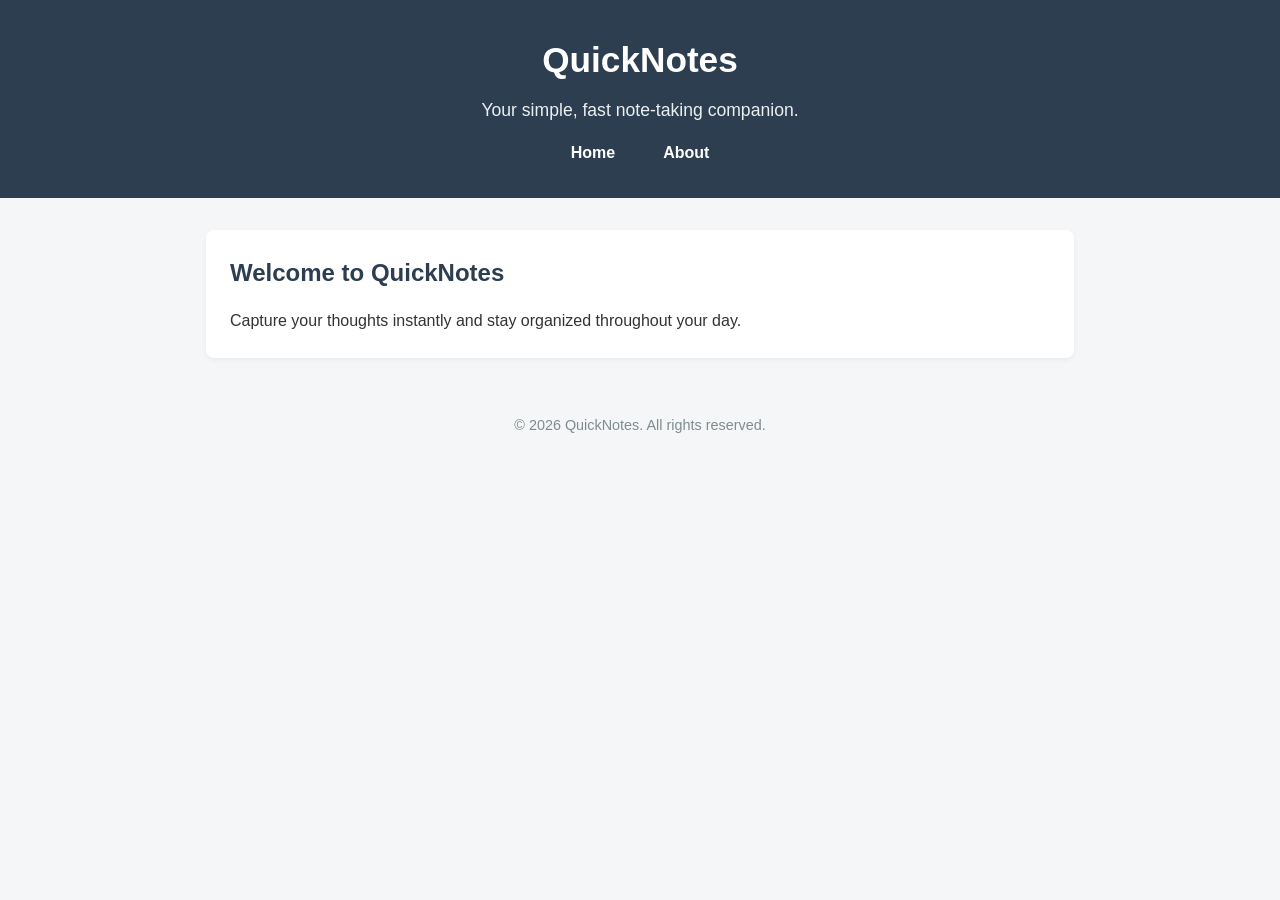
<file: day2/index.html>
<!DOCTYPE html>
<html lang="en">
<head>
  <meta charset="UTF-8">
  <meta name="viewport" content="width=device-width, initial-scale=1.0">
  <title>QuickNotes - Home</title>
  <link rel="stylesheet" href="style.css">
</head>
<body>

  <header>
    <h1>QuickNotes</h1>
    <p>Your simple, fast note-taking companion.</p>
    <nav>
      <ul>
        <li><a href="index.html">Home</a></li>
        <li><a href="about.html">About</a></li>
      </ul>
    </nav>
  </header>

  <main>
    <section>
      <h2>Welcome to QuickNotes</h2>
      <p>Capture your thoughts instantly and stay organized throughout your day.</p>
    </section>
  </main>

  <footer>
    <p>&copy; 2026 QuickNotes. All rights reserved.</p>
  </footer>

</body>
</html>
</file>
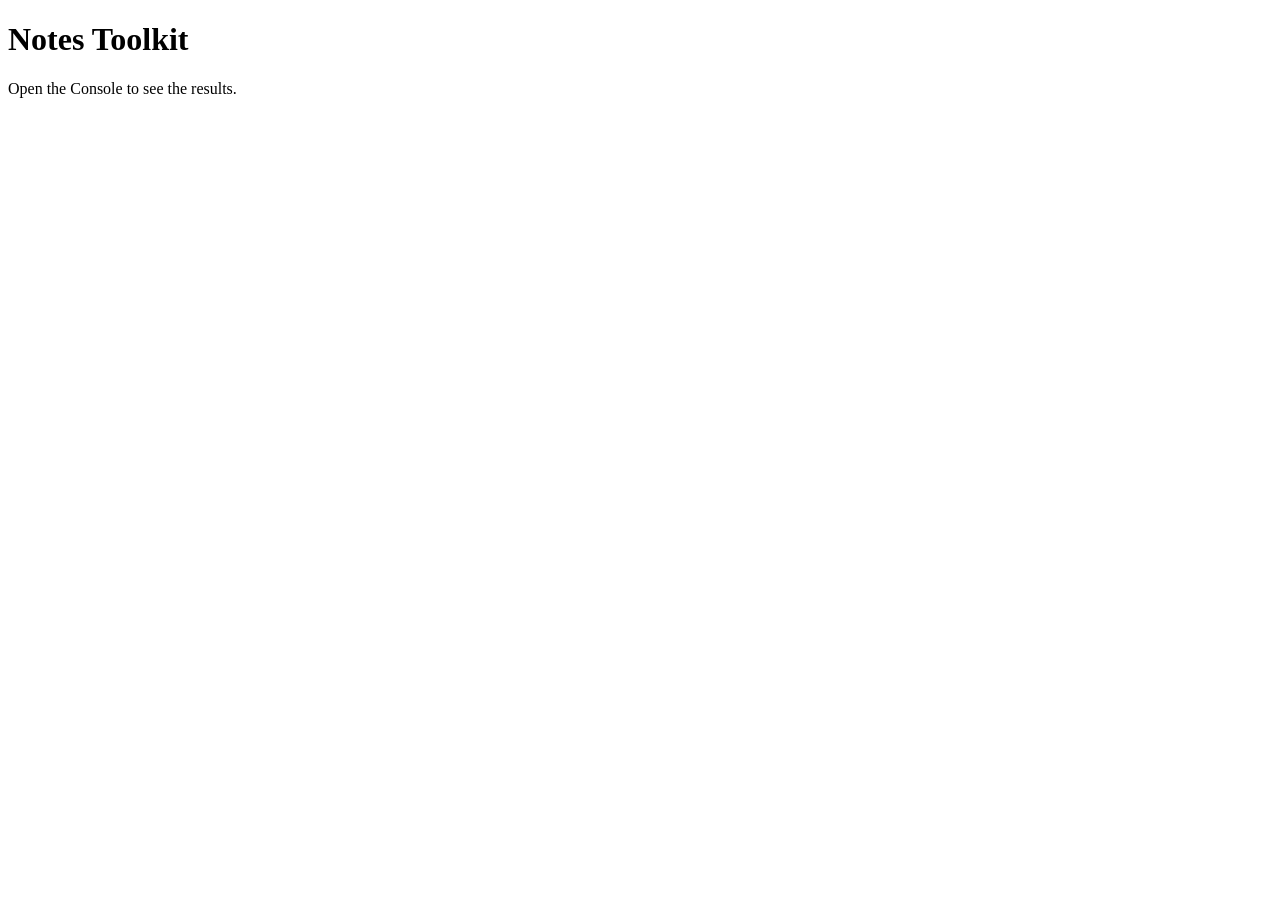
<file: day3/index.html>
<!DOCTYPE html>
<html lang="en">
<head>
  <meta charset="UTF-8">
  <meta name="viewport" content="width=device-width, initial-scale=1.0">
  <title>Notes Toolkit</title>
  <script src="script.js" defer></script>
</head>
<body>
  <h1>Notes Toolkit</h1>
  <p>Open the Console to see the results.</p>
</body>
</html>
</file>
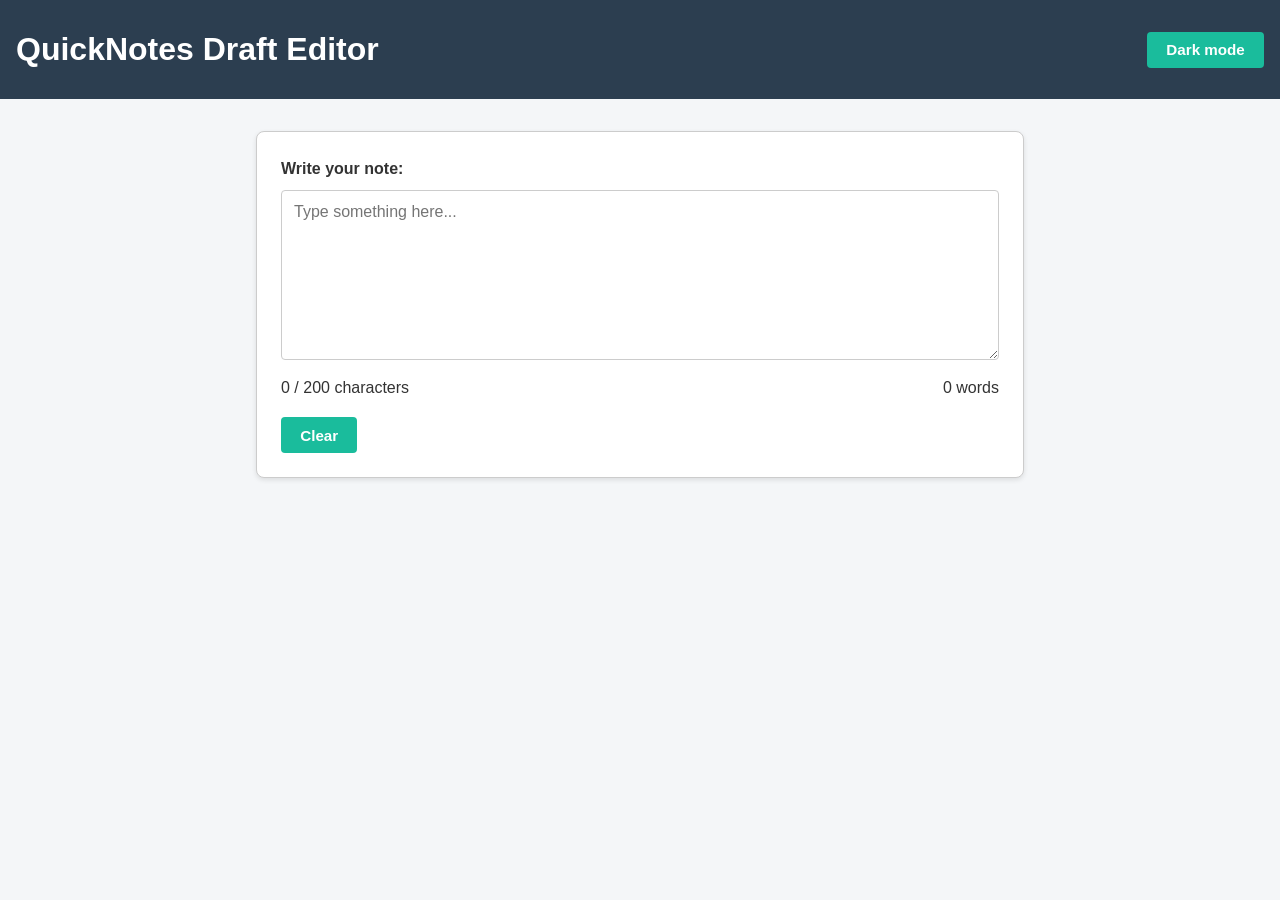
<file: day4/index.html>
<!DOCTYPE html>
<html lang="en">
<head>
  <meta charset="UTF-8">
  <meta name="viewport" content="width=device-width, initial-scale=1.0">
  <title>QuickNotes Draft Editor</title>
  <link rel="stylesheet" href="style.css">
  <script src="script.js" defer></script>
</head>
<body>

  <header>
    <h1>QuickNotes Draft Editor</h1>
    <button id="theme-toggle" type="button">Dark mode</button>
  </header>

  <main>
    <section>
      <p>
        <label for="note-text">Write your note:</label>
      </p>
      <textarea id="note-text" rows="8" placeholder="Type something here..."></textarea>
      
      <div class="meta-info">
        <p id="char-count">0 / 200 characters</p>
        <p id="word-count">0 words</p>
      </div>

      <div class="actions">
        <button id="clear-btn" type="button">Clear</button>
      </div>
    </section>
  </main>

</body>
</html>
</file>
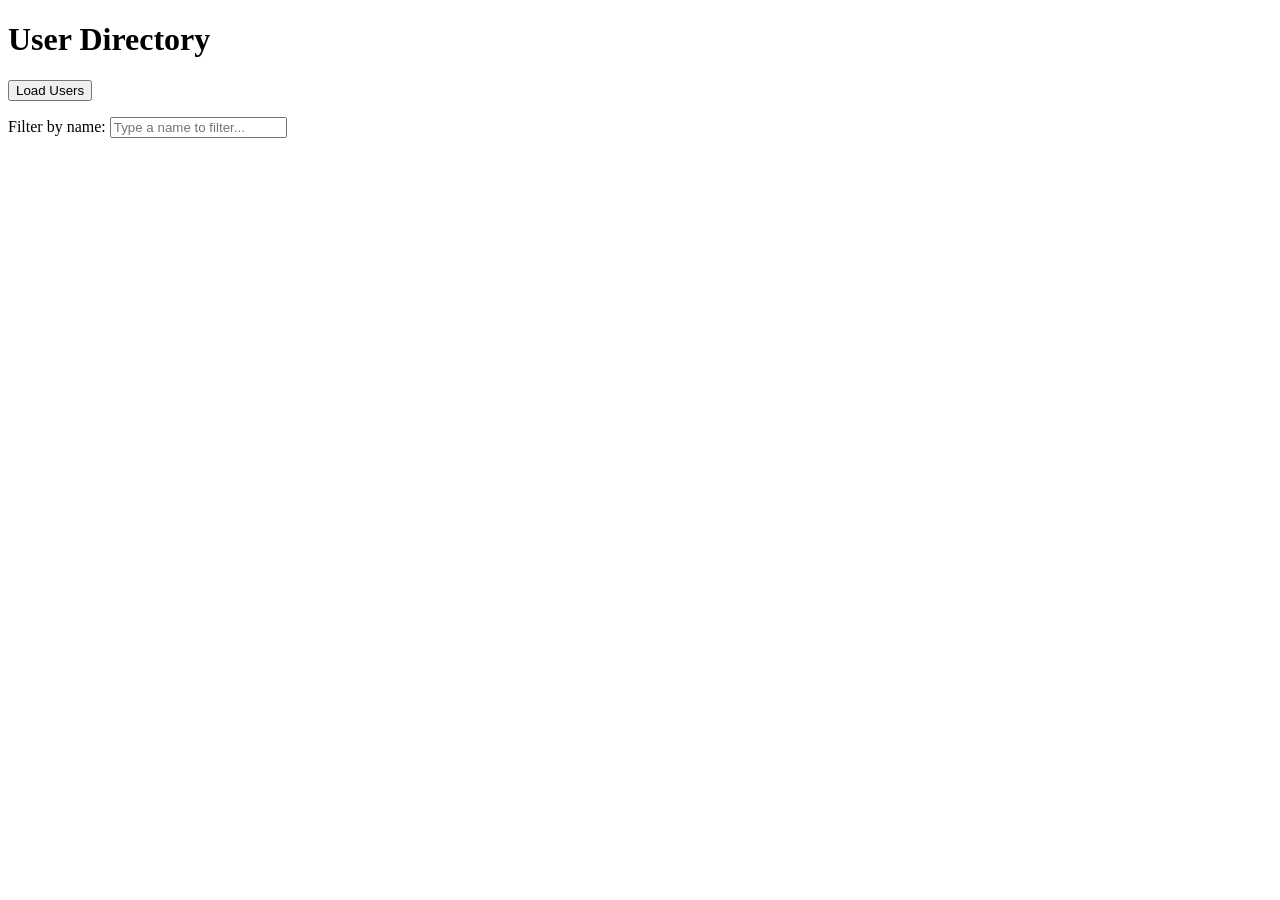
<file: day5/index.html>
<!DOCTYPE html>
<html lang="en">
<head>
  <meta charset="UTF-8">
  <meta name="viewport" content="width=device-width, initial-scale=1.0">
  <title>User Directory & API Assignment</title>
  <script src="users.js" defer></script>
</head>
<body>

  <header>
    <h1>User Directory</h1>
  </header>

  <main>
    <section>
      <button id="load-users" type="button">Load Users</button>
      <p>
        <label for="filter-input">Filter by name:</label>
        <input type="text" id="filter-input" placeholder="Type a name to filter...">
      </p>
      <p id="status"></p>
      <ul id="users-list"></ul>
    </section>
  </main>

</body>
</html>
</file>
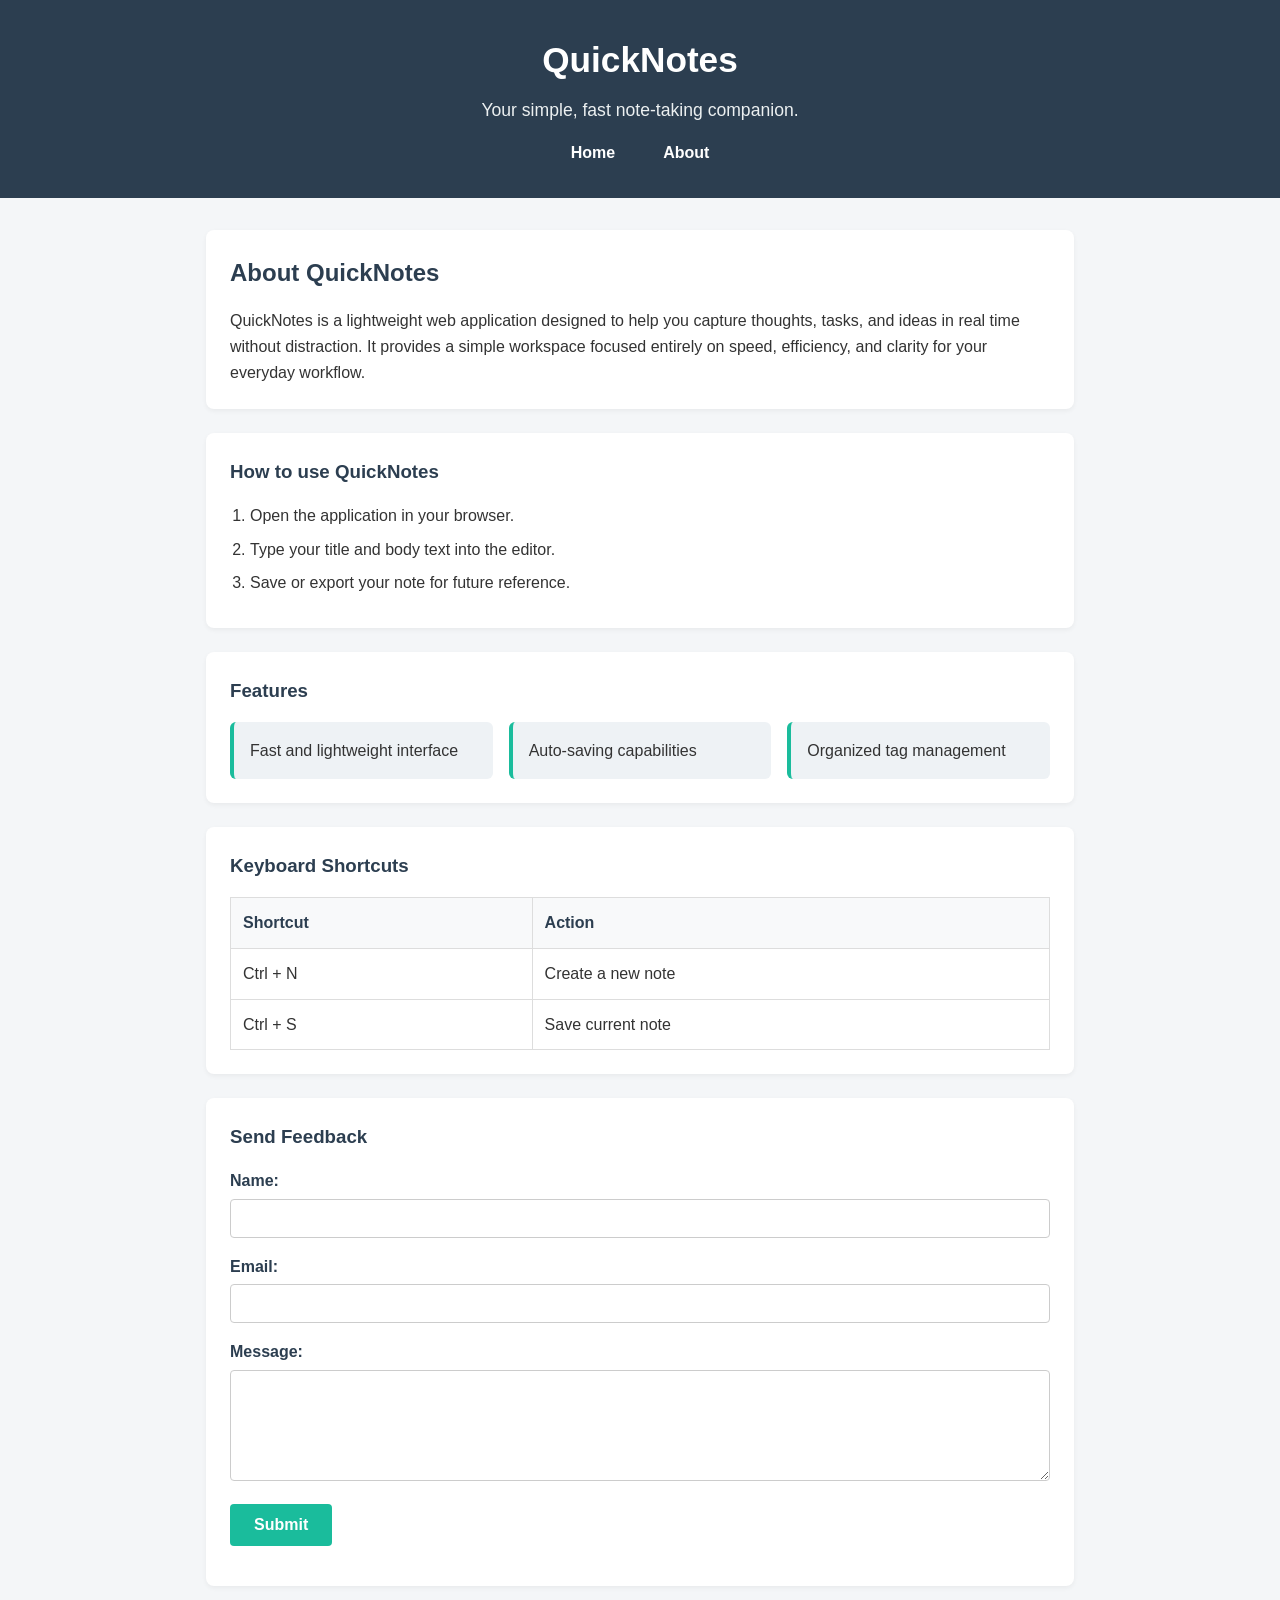
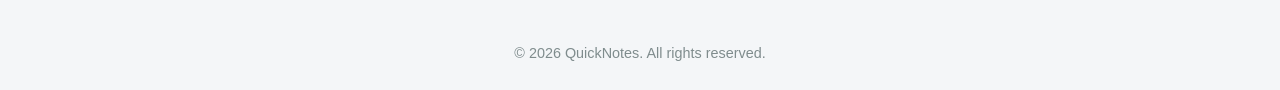
<file: day2/about.html>
<!DOCTYPE html>
<html lang="en">
<head>
  <meta charset="UTF-8">
  <meta name="viewport" content="width=device-width, initial-scale=1.0">
  <title>About - QuickNotes</title>
  <link rel="stylesheet" href="style.css">
</head>
<body>

  <header>
    <h1>QuickNotes</h1>
    <p>Your simple, fast note-taking companion.</p>
    <nav>
      <ul>
        <li><a href="index.html">Home</a></li>
        <li><a href="about.html">About</a></li>
      </ul>
    </nav>
  </header>

  <main>
    <section>
      <h2>About QuickNotes</h2>
      <p>QuickNotes is a lightweight web application designed to help you capture thoughts, tasks, and ideas in real time without distraction. It provides a simple workspace focused entirely on speed, efficiency, and clarity for your everyday workflow.</p>
    </section>

    <section>
      <h3>How to use QuickNotes</h3>
      <ol>
        <li>Open the application in your browser.</li>
        <li>Type your title and body text into the editor.</li>
        <li>Save or export your note for future reference.</li>
      </ol>
    </section>

    <section>
      <h3>Features</h3>
      <ul class="features">
        <li>Fast and lightweight interface</li>
        <li>Auto-saving capabilities</li>
        <li>Organized tag management</li>
      </ul>
    </section>

    <section>
      <h3>Keyboard Shortcuts</h3>
      <table>
        <thead>
          <tr>
            <th scope="col">Shortcut</th>
            <th scope="col">Action</th>
          </tr>
        </thead>
        <tbody>
          <tr>
            <td>Ctrl + N</td>
            <td>Create a new note</td>
          </tr>
          <tr>
            <td>Ctrl + S</td>
            <td>Save current note</td>
          </tr>
        </tbody>
      </table>
    </section>

    <section>
      <h3>Send Feedback</h3>
      <form action="#" method="post">
        <p>
          <label for="user-name">Name:</label>
          <input type="text" id="user-name" name="userName" required>
        </p>
        <p>
          <label for="user-email">Email:</label>
          <input type="email" id="user-email" name="userEmail" required>
        </p>
        <p>
          <label for="user-message">Message:</label>
          <textarea id="user-message" name="userMessage" rows="5" required></textarea>
        </p>
        <p>
          <button type="submit">Submit</button>
        </p>
      </form>
    </section>
  </main>

  <footer>
    <p>&copy; 2026 QuickNotes. All rights reserved.</p>
  </footer>

</body>
</html>
</file>
<file: day2/style.css>
/* 1. Box-Sizing Reset & Base Styles */
*,
*::before,
*::after {
  box-sizing: border-box;
  margin: 0;
  padding: 0;
}

body {
  font-family: Arial, sans-serif;
  line-height: 1.6;
  background-color: #f4f6f8;
  color: #333;
}

/* 2. Header Styles */
header {
  background-color: #2c3e50;
  color: #ffffff;
  padding: 2rem 1rem;
  text-align: center;
}

header h1 {
  font-size: 2.2rem;
  margin-bottom: 0.5rem;
}

header p {
  font-size: 1.1rem;
  margin-bottom: 1rem;
  color: #ecf0f1;
}

/* 3. Navigation Bar (Flexbox) */
nav ul {
  display: flex;
  justify-content: center;
  align-items: center;
  gap: 16px;
  list-style: none;
}

nav a {
  color: #ffffff;
  text-decoration: none;
  font-weight: bold;
  padding: 0.5rem 1rem;
  border-radius: 4px;
  transition: background-color 0.3s ease, color 0.3s ease;
}

nav a:hover,
nav a:focus {
  background-color: #34495e;
  color: #1abc9c;
}

/* 4. Main Layout & Section Cards */
main {
  max-width: 900px;
  margin: 2rem auto;
  padding: 0 1rem;
}

section {
  background-color: #ffffff;
  border-radius: 8px;
  padding: 1.5rem;
  margin-bottom: 1.5rem;
  box-shadow: 0 2px 5px rgba(0, 0, 0, 0.05);
}

main h2, main h3 {
  color: #2c3e50;
  margin-bottom: 1rem;
}

section ol {
  padding-left: 1.25rem;
}

section ol li {
  margin-bottom: 0.5rem;
}

/* 5. Features Grid Layout */
ul.features {
  display: grid;
  grid-template-columns: repeat(auto-fit, minmax(180px, 1fr));
  gap: 1rem;
  list-style: none;
  padding: 0;
}

ul.features li {
  background-color: #eef2f5;
  padding: 1rem;
  border-radius: 6px;
  border-left: 4px solid #1abc9c;
  font-weight: 500;
}

/* 6. Shortcuts Table Styles */
table {
  width: 100%;
  border-collapse: collapse;
  margin-top: 0.5rem;
}

th, td {
  border: 1px solid #ddd;
  padding: 0.75rem;
  text-align: left;
}

th {
  background-color: #f8f9fa;
  color: #2c3e50;
  font-weight: bold;
}

/* 7. Feedback Form Styles */
form p {
  margin-bottom: 1rem;
}

form label {
  display: block;
  font-weight: bold;
  margin-bottom: 0.3rem;
  color: #2c3e50;
}

form input[type="text"],
form input[type="email"],
form textarea {
  width: 100%;
  padding: 0.6rem;
  border: 1px solid #ccc;
  border-radius: 4px;
  font-size: 1rem;
  font-family: inherit;
}

form input:focus,
form textarea:focus {
  outline: none;
  border-color: #1abc9c;
  box-shadow: 0 0 4px rgba(26, 188, 156, 0.4);
}

button[type="submit"] {
  background-color: #1abc9c;
  color: #ffffff;
  border: none;
  padding: 0.75rem 1.5rem;
  font-size: 1rem;
  font-weight: bold;
  border-radius: 4px;
  cursor: pointer;
  transition: background-color 0.3s ease, transform 0.1s ease;
}

button[type="submit"]:hover {
  background-color: #16a085;
}

button[type="submit"]:active {
  transform: scale(0.98);
}

/* 8. Footer Styles */
footer {
  text-align: center;
  padding: 1.5rem;
  color: #7f8c8d;
  font-size: 0.9rem;
}

/* 9. Media Query for Small Screens */
@media (max-width: 600px) {
  header {
    padding: 1rem 0.5rem;
  }

  header h1 {
    font-size: 1.6rem;
  }

  header p {
    font-size: 0.95rem;
  }

  main {
    margin: 1rem auto;
  }

  section {
    padding: 1rem;
  }
}
</file>
<file: day4/style.css>
/* CSS Variables for Light Mode */
:root {
  --bg-color: #f4f6f8;
  --text-color: #333333;
  --card-bg: #ffffff;
  --border-color: #cccccc;
  --primary-color: #1abc9c;
  --header-bg: #2c3e50;
  --header-text: #ffffff;
  --warning-color: orange;
  --over-color: red;
}

/* Dark Mode Variables Override */
body.dark {
  --bg-color: #121212;
  --text-color: #e0e0e0;
  --card-bg: #1e1e1e;
  --border-color: #444444;
  --primary-color: #1abc9c;
  --header-bg: #1f2937;
  --header-text: #ffffff;
}

/* Reset and Base Styles */
*,
*::before,
*::after {
  box-sizing: border-box;
  margin: 0;
  padding: 0;
}

body {
  font-family: Arial, sans-serif;
  line-height: 1.6;
  background-color: var(--bg-color);
  color: var(--text-color);
  transition: background-color 0.3s ease, color 0.3s ease;
}

header {
  background-color: var(--header-bg);
  color: var(--header-text);
  padding: 1.5rem 1rem;
  display: flex;
  justify-content: space-between;
  align-items: center;
  max-width: 100%;
}

main {
  max-width: 800px;
  margin: 2rem auto;
  padding: 0 1rem;
}

section {
  background-color: var(--card-bg);
  border-radius: 8px;
  padding: 1.5rem;
  box-shadow: 0 2px 5px rgba(0, 0, 0, 0.1);
  border: 1px solid var(--border-color);
}

label {
  display: block;
  font-weight: bold;
  margin-bottom: 0.5rem;
}

textarea {
  width: 100%;
  padding: 0.75rem;
  font-size: 1rem;
  font-family: inherit;
  background-color: var(--card-bg);
  color: var(--text-color);
  border: 1px solid var(--border-color);
  border-radius: 4px;
  resize: vertical;
}

textarea:focus {
  outline: none;
  border-color: var(--primary-color);
}

.meta-info {
  display: flex;
  justify-content: space-between;
  margin-top: 0.5rem;
  font-weight: 500;
}

/* Character Counter Classes */
#char-count.warning {
  color: var(--warning-color);
}

#char-count.over {
  color: var(--over-color);
  font-weight: bold;
}

.actions {
  margin-top: 1rem;
}

button {
  background-color: var(--primary-color);
  color: #ffffff;
  border: none;
  padding: 0.6rem 1.2rem;
  font-size: 0.95rem;
  font-weight: bold;
  border-radius: 4px;
  cursor: pointer;
  transition: opacity 0.2s ease;
}

button:hover {
  opacity: 0.9;
}
</file>
